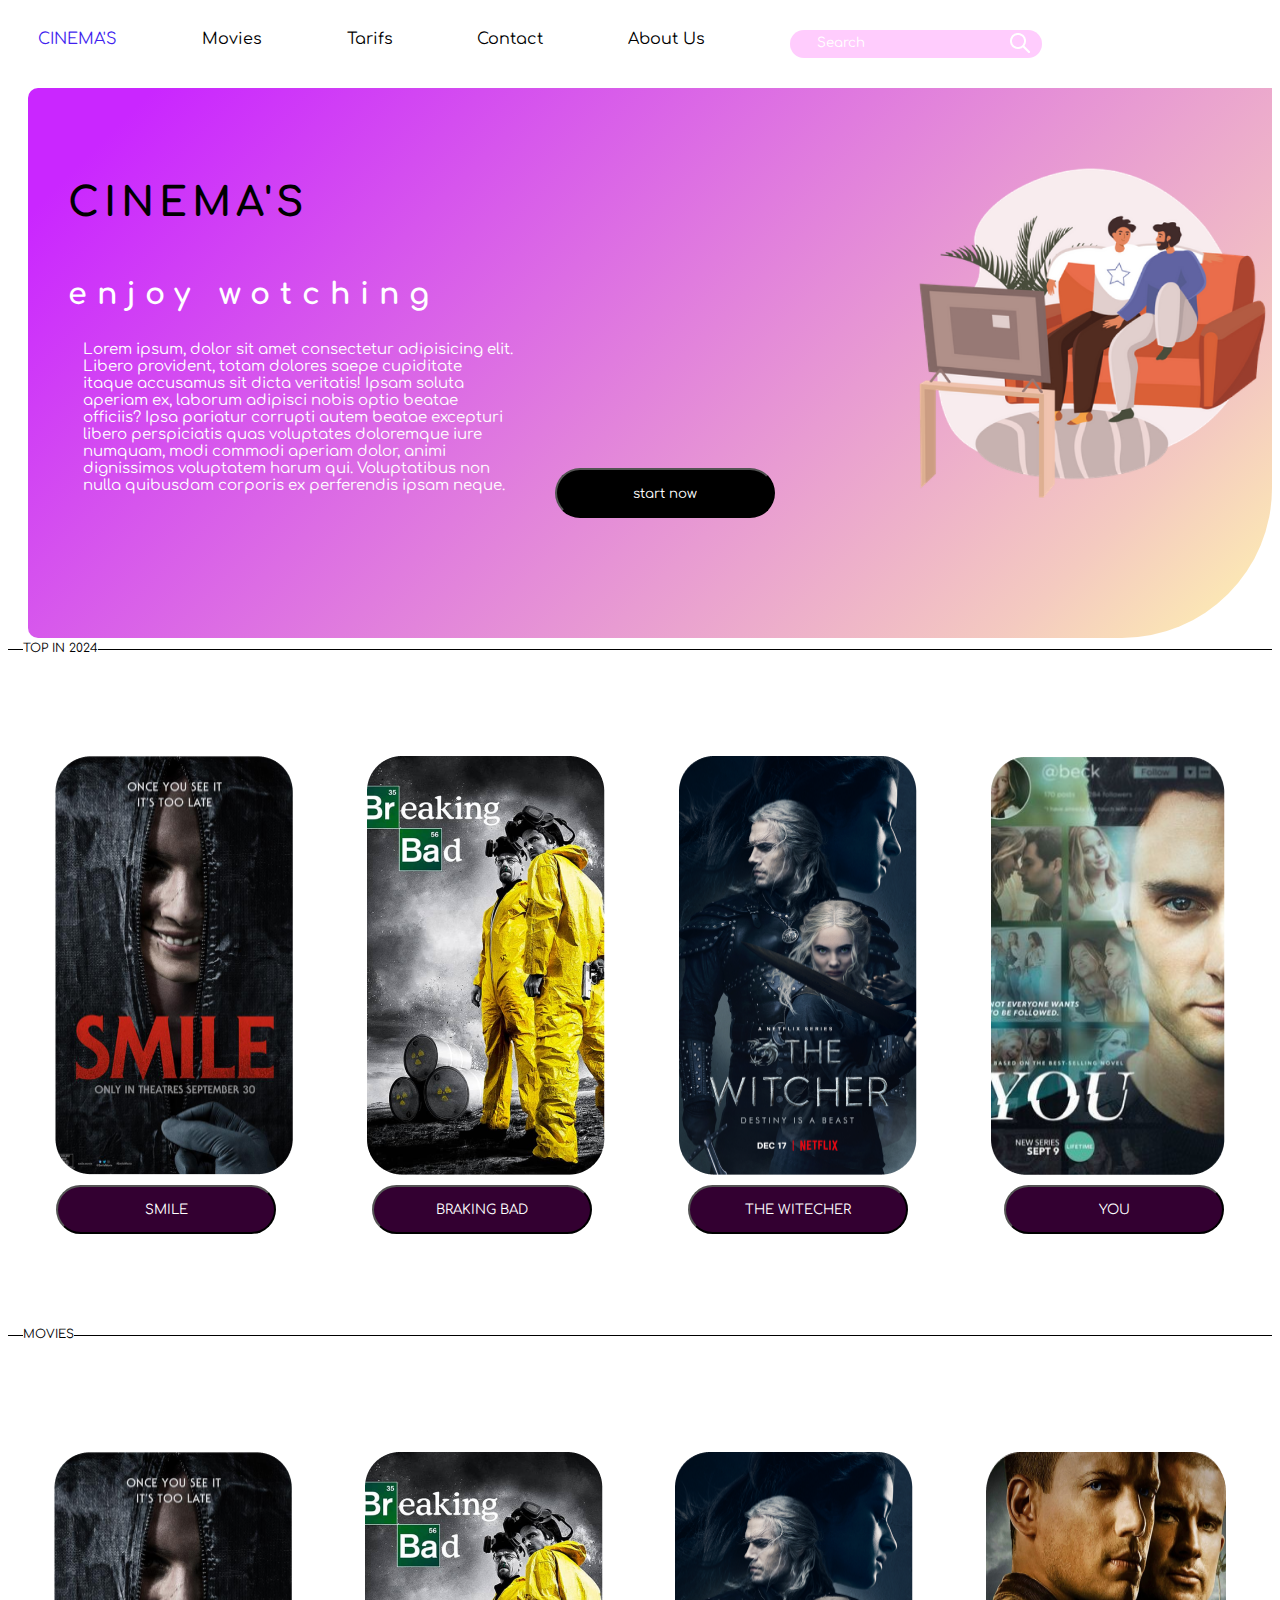
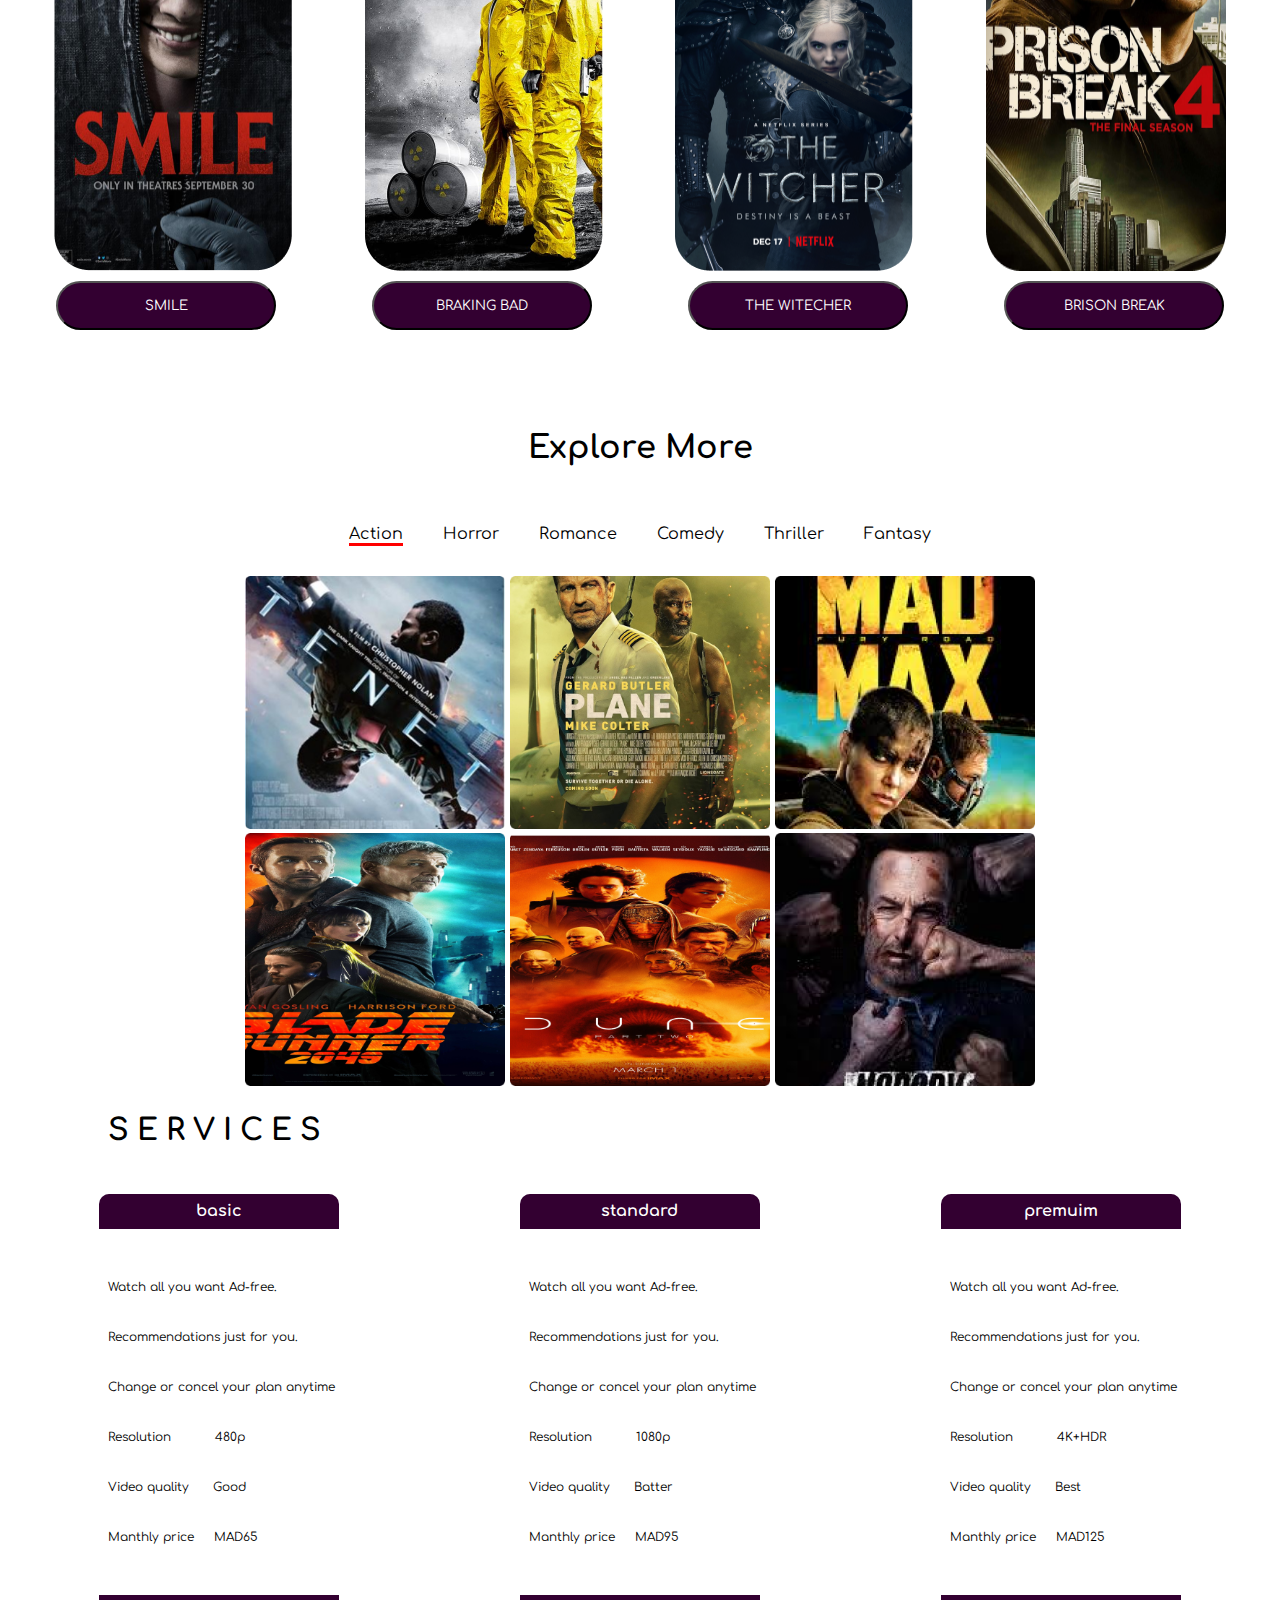
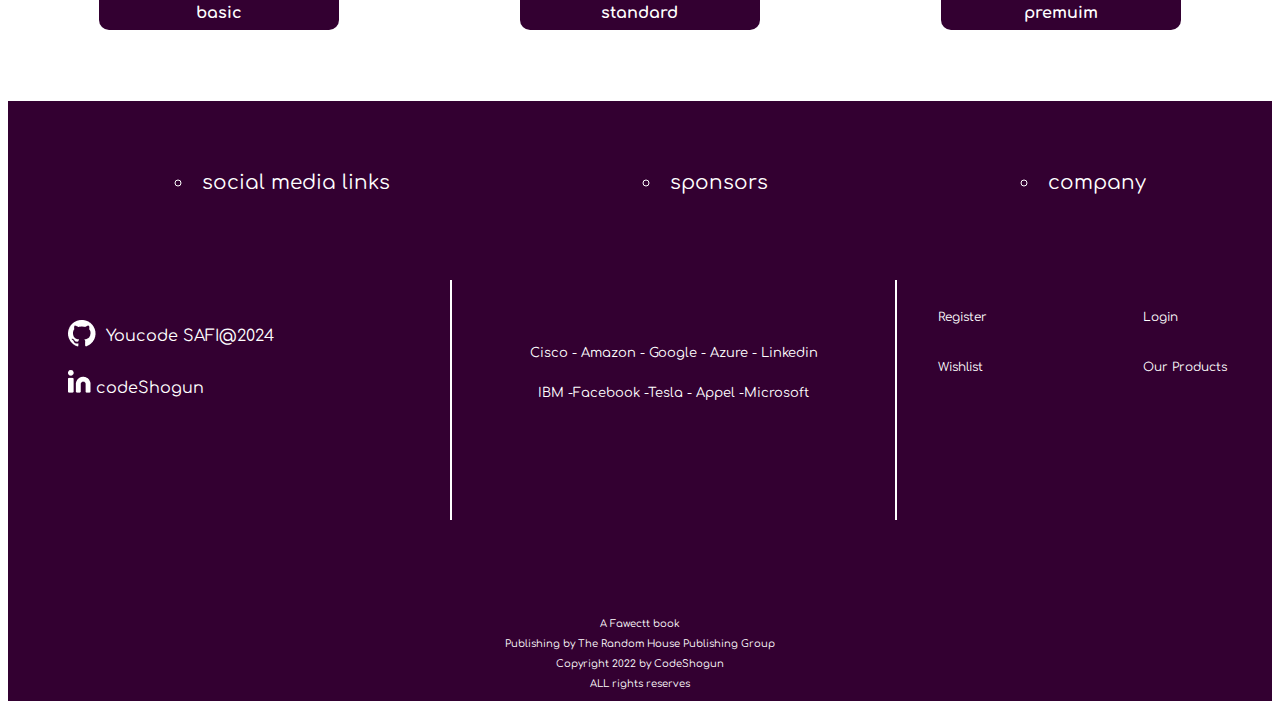
<file: index.html>
<!DOCTYPE html>
<html lang="en">
<head>
    <meta charset="UTF-8">
    <link rel="stylesheet" href="style.css">
    <title>Cinema.Com</title>
</head>
    <body>
        <header>
           <a class="active" href="index.html">CINEMA'S</a>
           <a href="movies.html">Movies</a>
           <a href="tarifs.html">Tarifs</a>
           <a href="contact.html">Contact</a>
           <a href="">About Us</a>
            <input type="text" placeholder="Search">
        </header>
        <section class="section_hom">
            <div class="content">
                <h4>CINEMA'S</h4>
                <h3>enjoy wotching</h3>
                <p>Lorem ipsum, dolor sit amet 
                    consectetur adipisicing elit. 
                    Libero 
                    provident, totam dolores saepe cupiditate 
                    itaque accusamus sit dicta veritatis! Ipsam 
                    soluta aperiam ex, laborum adipisci nobis 
                    optio beatae officiis? Ipsa pariatur corrupti 
                    autem beatae excepturi libero perspiciatis quas 
                    voluptates doloremque iure numquam, modi 
                    commodi aperiam dolor, animi dignissimos 
                    voluptatem harum qui. Voluptatibus non nulla 
                    quibusdam 
                    corporis ex perferendis ipsam neque.</p>
                    
            </div>
            <div class="button">
                <button>start now</button>
            </div>
            <div class="img">
                <img src="img/watching-movie.png" alt="">
            </div>
        </section>
        <div class="line">
            <span>TOP IN 2024</span>
        </div>
        <div class="movies">
            <img src="img/34166_768_1024_1.png" alt="">
            <img src="img/Breaking_Bad.png" alt="">
            <img src="img/MV5BN2FiOWU4YzYtMzZiOS00MzcyLTlkOGEtOTgwZmEwMzAxMzA3XkEyXkFqcGdeQXVyMTkxNjUyNQ@@_1.png" alt="">
            <img src="img/you_1.png" alt="">
        </div>
        <div class="MOV">
            <button>SMILE</button>
            <button>BRAKING BAD</button>
            <button>THE WITECHER</button>
            <button>YOU</button>
        </div>
        <div class="lineMOV">
            <span>MOVIES</span>
        </div>
    
    <div class="movies2">
        <img src="img/34166_768_1024_1.png" alt="">
        <img src="img/Breaking_Bad.png" alt="">
        <img src="img/MV5BN2FiOWU4YzYtMzZiOS00MzcyLTlkOGEtOTgwZmEwMzAxMzA3XkEyXkFqcGdeQXVyMTkxNjUyNQ@@_1.png" alt="">
        <img src="img/prison.png" alt="">
    </div>
    <div class="MOV">
        <button>SMILE</button>
        <button>BRAKING BAD</button>
        <button>THE WITECHER</button>
        <button>BRISON BREAK </button>
    </div>
    <h1>Explore More</h1>
    <div class="explore"> 
           <a class="action" href="">Action</a>
           <a href="">Horror</a>
           <a href="">Romance</a>
           <a href="">Comedy</a>
           <a href="">Thriller</a>
           <a href="">Fantasy</a>
    </div>
    <div class="movies3">
        <img src="img/Rectangle_26.png" alt="">
        <img src="img/Rectangle_21.png" alt="">
        <img src="img/Rectangle_22.png" alt="">
    </div>
    <div class="movies4">
        <img src="img/Rectangle_25.png" alt="">
        <img src="img/Rectangle_23.png" alt="">
        <img src="img/Rectangle_24.png" alt="">
    </div>
    <h2>SERVICES</h2>
    <div class="service3">
        <div class="services">
            <h4>basic</h4>
            <h4>standard</h4>
            <h4>premuim</h4>
        </div>
        <div class="servise1">
            <div class="servise2">
                <pre>Watch all you want Ad-free.<br>Recommendations just for you.<br>Change or concel your plan anytime<br>Resolution           480p<br>Video quality      Good<br>Manthly price     MAD65</pre>
         </div>
         <div class="servise2">
             <pre>Watch all you want Ad-free.<br>Recommendations just for you.<br>Change or concel your plan anytime<br>Resolution           1080p<br>Video quality      Batter<br>Manthly price     MAD95</pre>
         </div>
         <div class="servise2">
             <pre>Watch all you want Ad-free.<br>Recommendations just for you.<br>Change or concel your plan anytime<br>Resolution           4K+HDR<br>Video quality      Best<br>Manthly price     MAD125</pre>
         </div>
        </div>
    </div>
    <div class="servicesbotton">
        <h4>basic</h4>
        <h4>standard</h4>
        <h4>premuim</h4>
    </div>
    <footer>
        <div class="footer">
            <ol>
                <li>
                        social media links
                </li>
                <li>
                       sponsors
                </li>
                <li>
                      company
                </li>
            </ol>
            <div class="border">
                <div class="border1">
                    <div style="display: flex; align-items: center; gap: 10px;">
                        <img style="margin-bottom: 5px;" src="img/Vectorgithup.png" alt="">
                        <span style="flex: 1;">Youcode SAFI@2024</span>
                    </div>
                    <br>
                    <img  src="img/GroupIN.png" alt="">
                    <span>codeShogun</span>
                </div>
                <div class="border2">
                    <p>Cisco - Amazon - Google - Azure - Linkedin
                        <br>IBM -Facebook -Tesla - Appel -Microsoft
                    </p>
                </div>
                <div class="border3">
                    <pre>
         Register                                       Login 
         Wishlist                                        Our Products
                    </pre>
                </div>

            </div>
        </div>
        <p id="final">A Fawectt book <br>Publishing by The Random House Publishing Group <br>
            Copyright 2022 by CodeShogun <br>
        ALL rights reserves</p>
        
          
    </footer>
    </body>
</html>
</file>
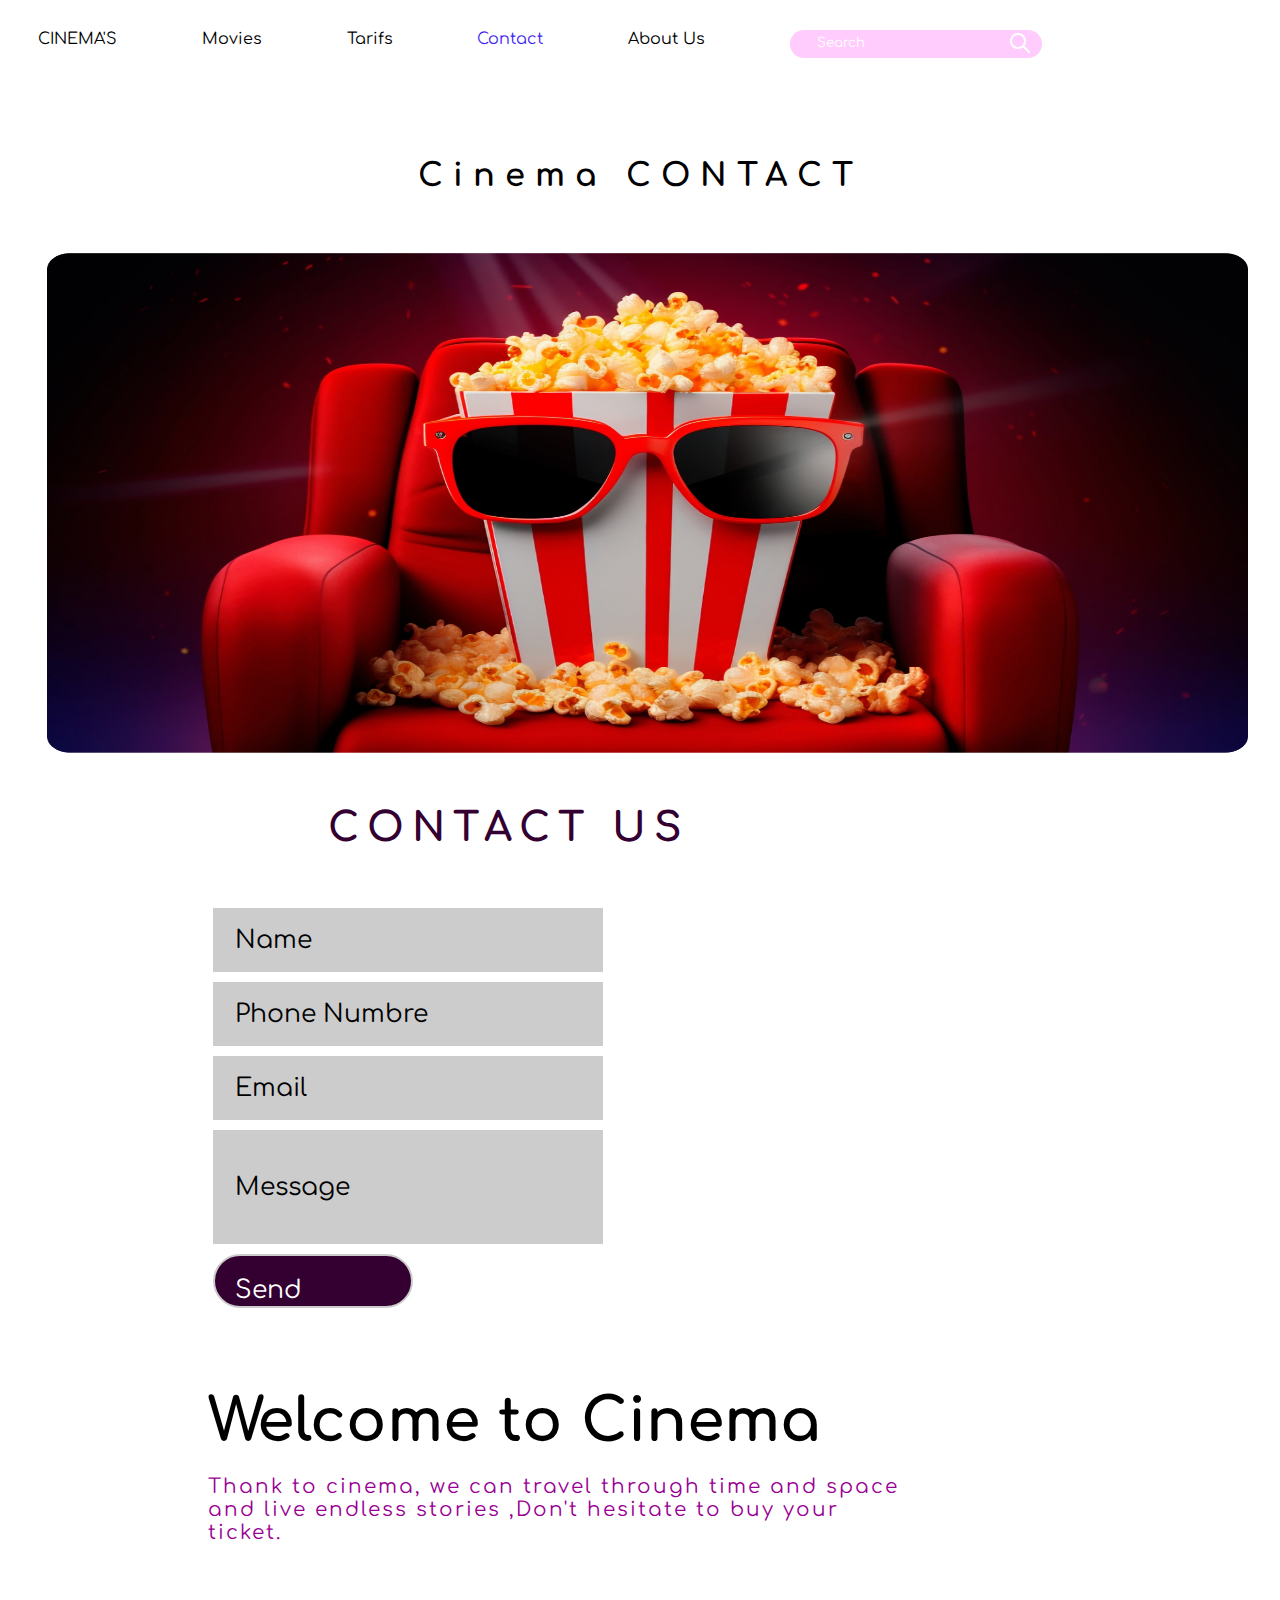
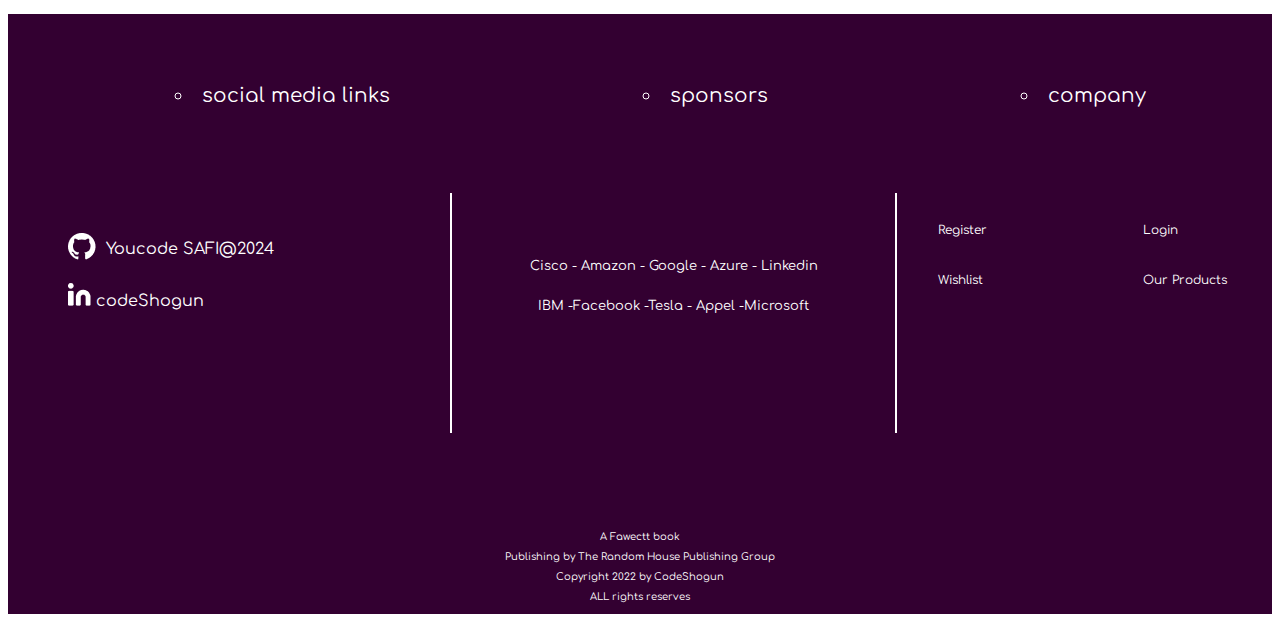
<file: contact.html>
<!DOCTYPE html>
<html lang="en">
<head>
    <meta charset="UTF-8">
    <link rel="stylesheet" href="style.css">
    <title>Cinema.Com</title>
</head>
<body>
    <header>
        <a href="index.html">CINEMA'S</a>
        <a href="movies.html">Movies</a>
        <a href="tarifs.html">Tarifs</a>
        <a class="active" href="contact.html">Contact</a>
        <a href="">About Us</a>
         <input type="text" placeholder="Search">
     </header>
     <section>
        <h1 class="h1moves">
            Cinema CONTACT
         </h1>
         <div class="background_movi">
            <img id="back" src="img/CONTACTIMGBACK.png" alt="">
         </div>
         <div class="contact">
            <h2>CONTACT US</h2>
            <input type="text" placeholder="Name" required>
            <input type="tel" placeholder="Phone Numbre" required>
            <input type="email" placeholder="Email" required>
            <input class="message" type="text" placeholder="Message" required>
            <input class="submit" type="submit" value="Send">
         </div>
         <div class="contact2">
            <b>Welcome to Cinema</b>
            <p>Thank to cinema, we can travel through
                time and space and live endless stories
                ,Don't hesitate to buy your ticket.
            </p>
         </div>
     </section>
     
    <footer>
        <div class="footer">
            <ol>
                <li>
                        social media links
                </li>
                <li>
                       sponsors
                </li>
                <li>
                      company
                </li>
            </ol>
            <div class="border">
                <div class="border1">
                    <div style="display: flex; align-items: center; gap: 10px;">
                        <img style="margin-bottom: 5px;" src="img/Vectorgithup.png" alt="">
                        <span style="flex: 1;">Youcode SAFI@2024</span>
                    </div>
                    <br>
                    <img  src="img/GroupIN.png" alt="">
                    <span>codeShogun</span>
                </div>
                <div class="border2">
                    <p>Cisco - Amazon - Google - Azure - Linkedin
                        <br>IBM -Facebook -Tesla - Appel -Microsoft
                    </p>
                </div>
                <div class="border3">
                    <pre>
         Register                                       Login 
         Wishlist                                        Our Products
                    </pre>
                </div>

            </div>
        </div>
        <p id="final">A Fawectt book <br>Publishing by The Random House Publishing Group <br>
            Copyright 2022 by CodeShogun <br>
        ALL rights reserves</p>
       
          
    </footer>
     
</body>
</html>
</file>
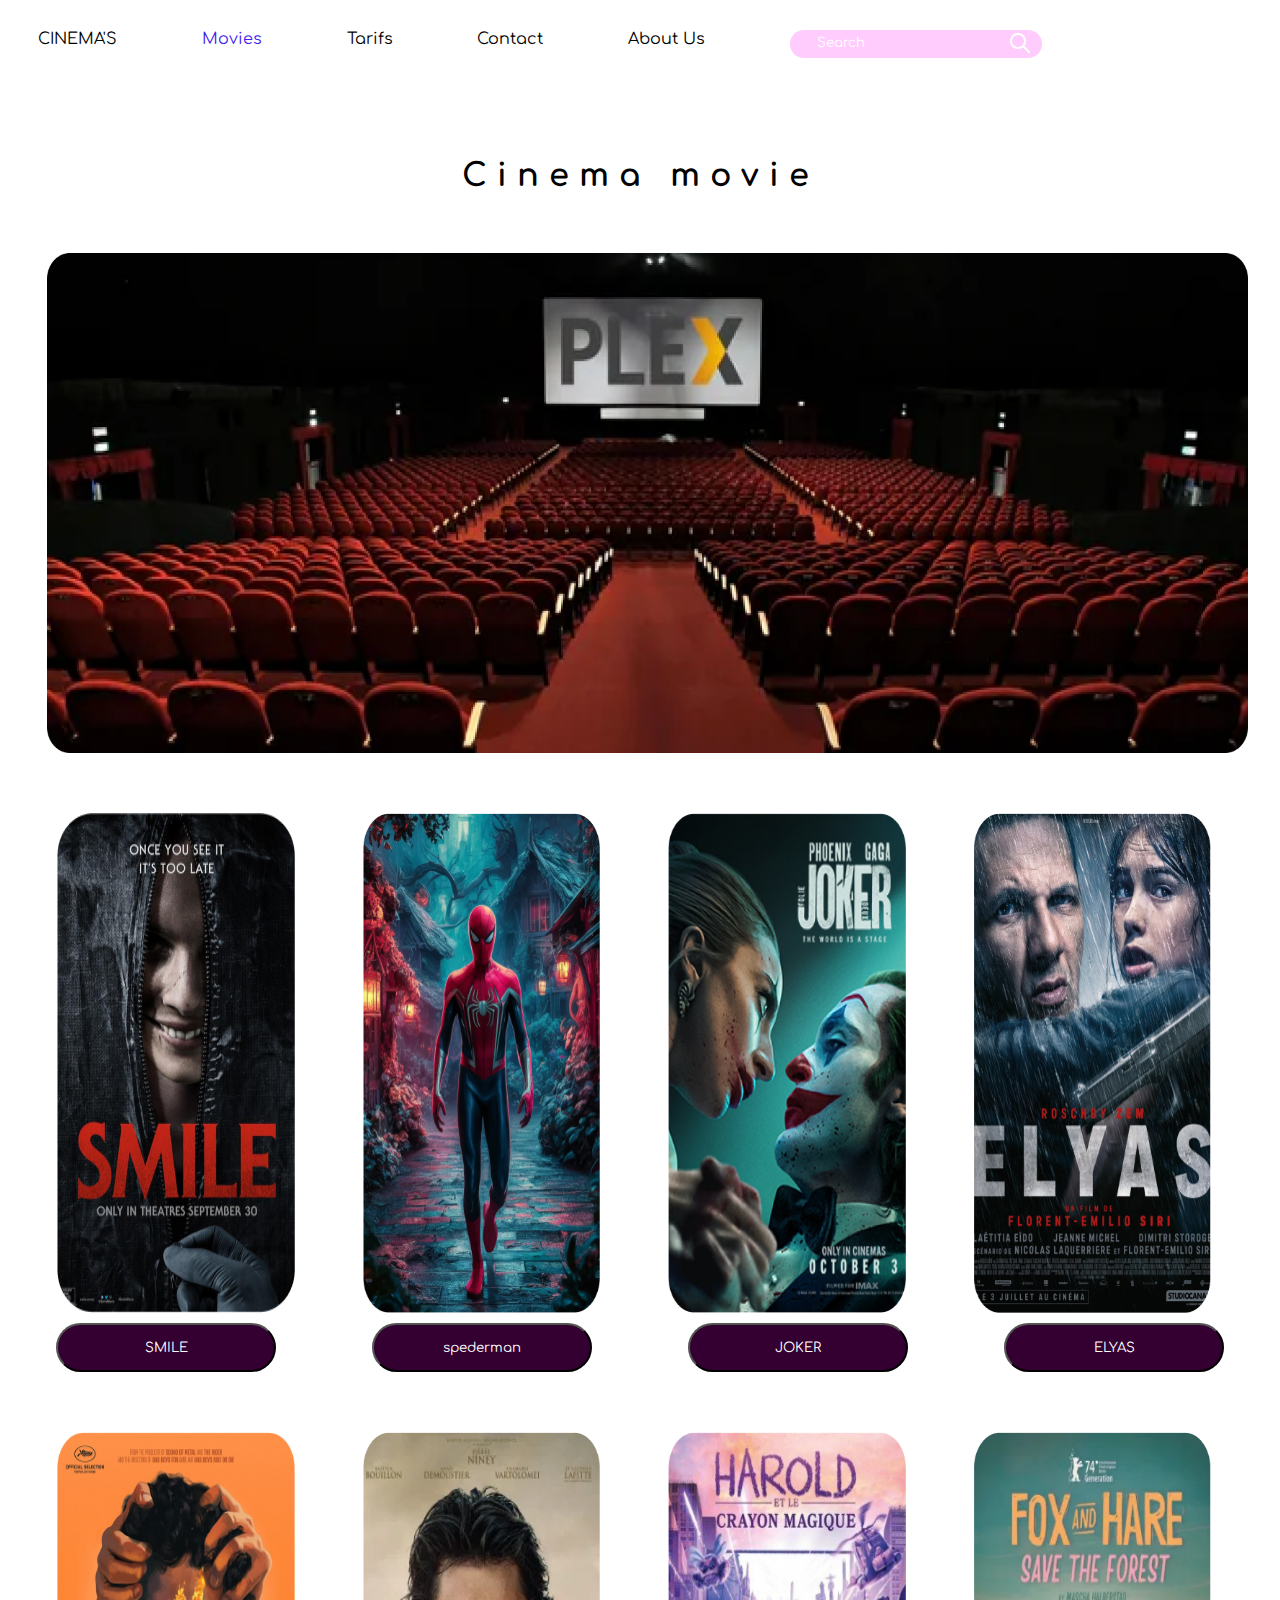
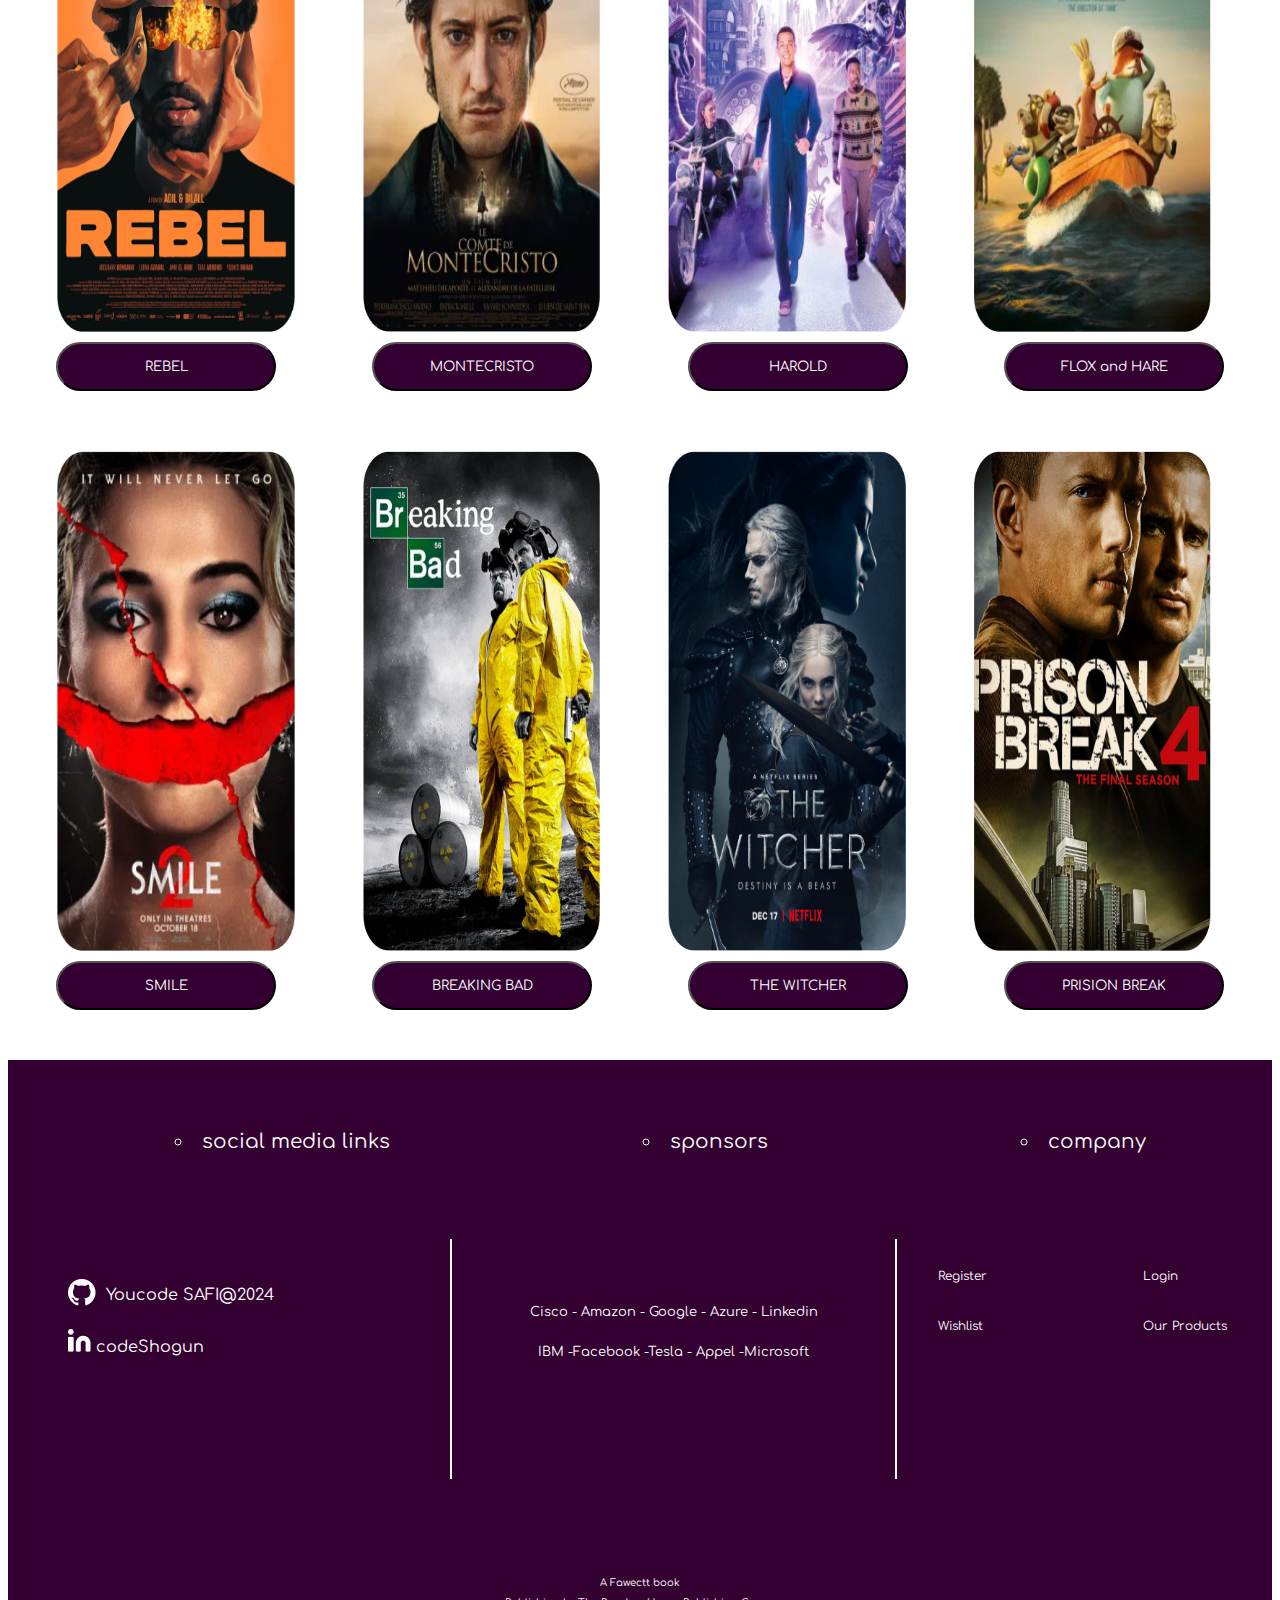
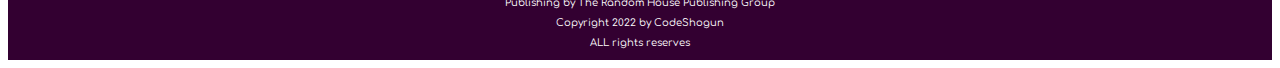
<file: movies.html>
<!DOCTYPE html>
<html lang="en">
<head>
    <meta charset="UTF-8">
    <link rel="stylesheet" href="style.css">
    <title>Cinema.Com</title>
</head>
<body>
    <header>
        <a href="index.html">CINEMA'S</a>
        <a class="active" href="movies.html">Movies</a>
        <a href="tarifs.html">Tarifs</a>
        <a href="contact.html">Contact</a>
        <a href="">About Us</a>
         <input type="text" placeholder="Search">
     </header>
     <section>
        <h1 class="h1moves">
            Cinema movie
         </h1>
         <div class="peremov">
            
         </div>
         <div class="background_movi">
            <img id="back" src="img/Group_5.png" alt="">
            <div class="moviesMOV">
                <img src="img/34166_768_1024_1.png" alt="">
                <img src="img/spederman.png" alt="">
                <img src="img/img3movi.png" alt="">
                <img src="img/imag4movi.png" alt="">
            </div>
            <div class="MOV2">
                <button>SMILE</button>
                <button>spederman </button>
                <button>JOKER</button>
                <button>ELYAS</button>
            </div>
            <div class="moviesMOV">
                <img src="img/img1line2.png" alt="">
                <img src="img/img2line2.png" alt="">
                <img src="img/img3lin2.png" alt="">
                <img src="img/img4line2.png" alt="">
            </div>
            <div class="MOV2">
                <button>REBEL</button>
                <button>MONTECRISTO </button>
                <button>HAROLD</button>
                <button>FLOX and HARE</button>
            </div>
            <div class="moviesMOV">
                <img src="img/img1line3.png" alt="">
                <img src="img/img2line3.png" alt="">
                <img src="img/img3line3.png" alt="">
                <img src="img/img4line3.png" alt="">
            </div>
            <div class="MOV2">
                <button>SMILE</button>
                <button>BREAKING BAD </button>
                <button>THE WITCHER</button>
                <button>PRISION BREAK</button>
            </div>
         </div>
        
     </section>
     <footer>
        <div class="footer">
            <ol>
                <li>
                        social media links
                </li>
                <li>
                       sponsors
                </li>
                <li>
                      company
                </li>
            </ol>
            <div class="border">
                <div class="border1">
                    <div style="display: flex; align-items: center; gap: 10px;">
                        <img style="margin-bottom: 5px;" src="img/Vectorgithup.png" alt="">
                        <span style="flex: 1;">Youcode SAFI@2024</span>
                    </div>
                    <br>
                    <img  src="img/GroupIN.png" alt="">
                    <span>codeShogun</span>
                </div>
                <div class="border2">
                    <p>Cisco - Amazon - Google - Azure - Linkedin
                        <br>IBM -Facebook -Tesla - Appel -Microsoft
                    </p>
                </div>
                <div class="border3">
                    <pre>
         Register                                       Login 
         Wishlist                                        Our Products
                    </pre>
                </div>
            </div>
        </div>
        <p id="final">A Fawectt book <br>Publishing by The Random House Publishing Group <br>
            Copyright 2022 by CodeShogun <br>
        ALL rights reserves</p>

          
    </footer>
</body>
</html>
</file>
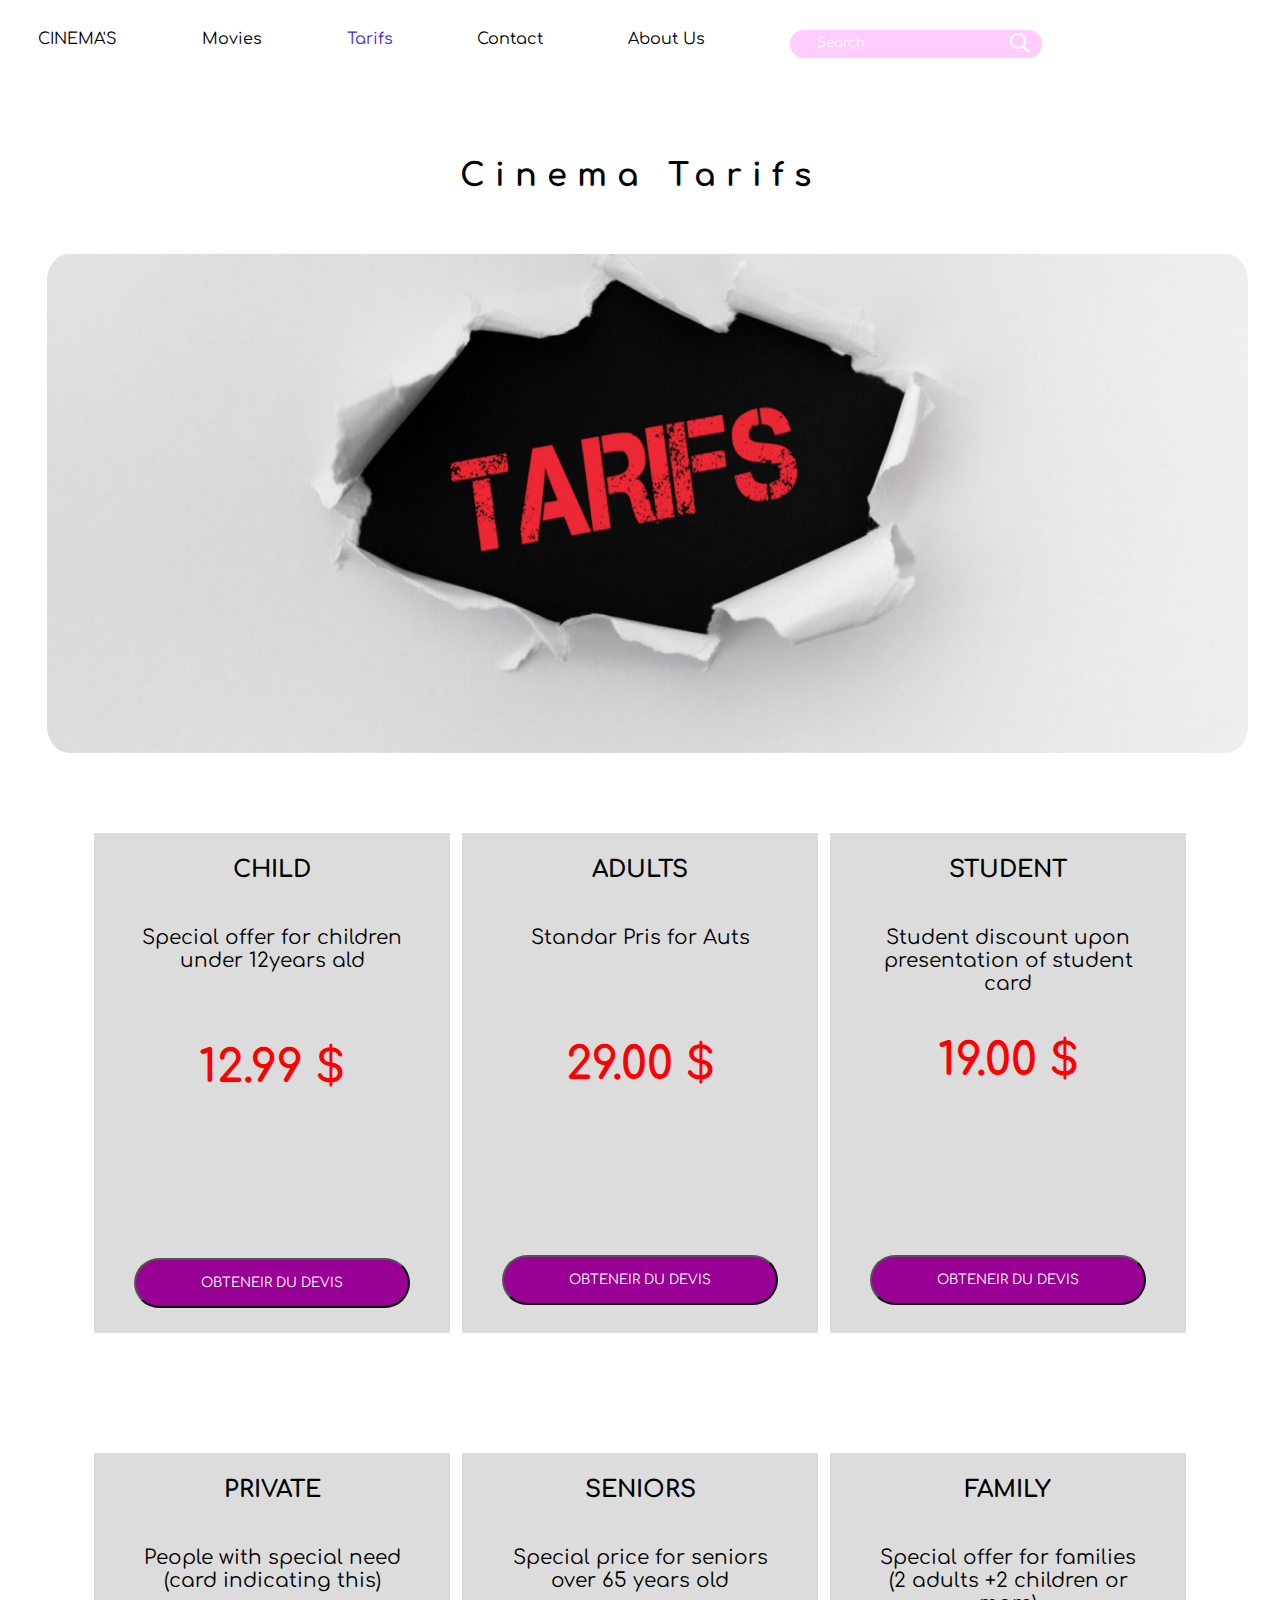
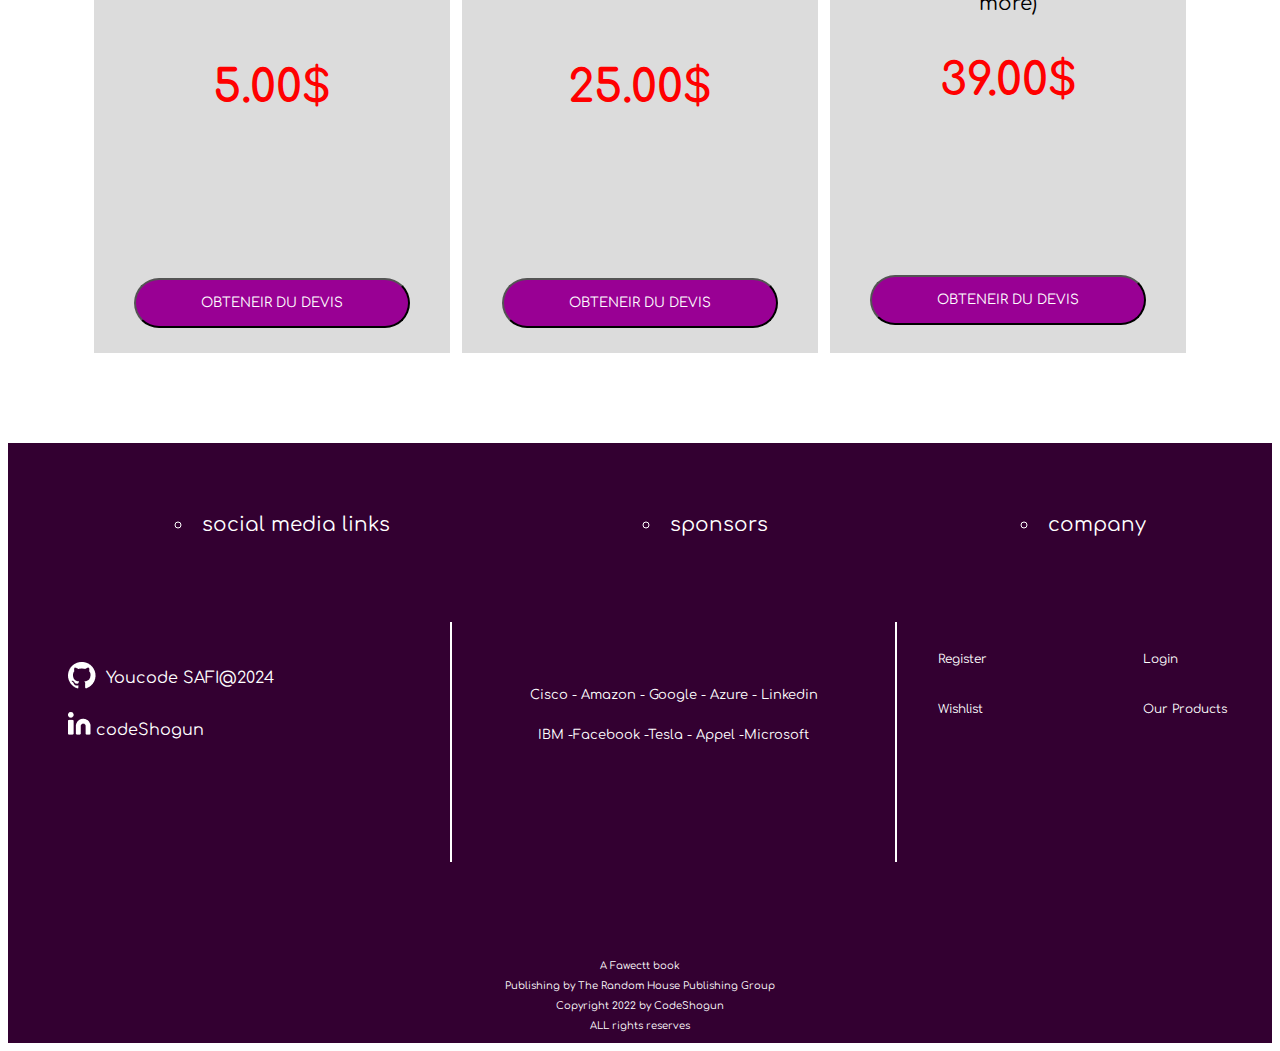
<file: tarifs.html>
<!DOCTYPE html>
<html lang="en">
<head>
    <meta charset="UTF-8">
    <link rel="stylesheet" href="style.css">
    <title>Cinema.Com</title>
</head>
<body>
    <header>
        <a href="index.html">CINEMA'S</a>
        <a href="movies.html">Movies</a>
        <a class="active" href="tarifs.html">Tarifs</a>
        <a href="contact.html">Contact</a>
        <a href="">About Us</a>
         <input type="text" placeholder="Search">
     </header>
     <section>
        <h1 class="h1moves">
            Cinema Tarifs
         </h1>
         <div class="background_movi">
            <img id="back" src="img/imgbacktarves.png" alt="">
         </div>
         <div class="terifs">
            <div class="child">
                    <h3>
                        CHILD
                    </h3>
                    <p>Special offer for children under 12years ald</p>
                    <h3 class="prx">12.99 $</h3>
                    <button class="bottom">OBTENEIR DU DEVIS</button>

            </div>
            <div class="adults">
                <h3>
                    ADULTS
                </h3>
                <p>Standar Pris for Auts</p>
                <h3 class="prx1">29.00 $</h3>
                <button class="bottom1">OBTENEIR DU DEVIS</button>
            </div>
            <div class="student">
                <h3>
                    STUDENT
                </h3>
                <p>Student discount upon presentation of student card</p>
                <h3 class="prx2">19.00 $</h3>
                <button class="bottom2">OBTENEIR DU DEVIS</button>
            </div>
         </div>
         <div class="terifs1">
            <div class="child">
                    <h3>
                        PRIVATE
                    </h3>
                    <p>People with special need (card indicating this)</p>
                    <h3 class="prx">5.00$</h3>
                    <button class="bottom">OBTENEIR DU DEVIS</button>

            </div>
            <div class="adults">
                <h3>
                    SENIORS
                </h3>
                <p>Special price for seniors over 65 years old </p>
                <h3 class="prx11">25.00$</h3>
                <button class="bottom1">OBTENEIR DU DEVIS</button>
            </div>
            <div class="student">
                <h3>
                    FAMILY
                </h3>
                <p>Special offer for families (2 adults +2 children or more)</p>
                <h3 class="prx2">39.00$</h3>
                <button class="bottom2">OBTENEIR DU DEVIS</button>
            </div>
         </div>
     </section>
     <footer>
        <div class="footer">
            <ol>
                <li>
                        social media links
                </li>
                <li>
                       sponsors
                </li>
                <li>
                      company
                </li>
            </ol>
            <div class="border">
                <div class="border1">
                    <div style="display: flex; align-items: center; gap: 10px;">
                        <img style="margin-bottom: 5px;" src="img/Vectorgithup.png" alt="">
                        <span style="flex: 1;">Youcode SAFI@2024</span>
                    </div>
                    <br>
                    <img  src="img/GroupIN.png" alt="">
                    <span>codeShogun</span>
                </div>
                <div class="border2">
                    <p>Cisco - Amazon - Google - Azure - Linkedin
                        <br>IBM -Facebook -Tesla - Appel -Microsoft
                    </p>
                </div>
                <div class="border3">
                    <pre>
         Register                                       Login 
         Wishlist                                        Our Products
                    </pre>
                </div>

            </div>
        </div>
        <p id="final">A Fawectt book <br>Publishing by The Random House Publishing Group <br>
            Copyright 2022 by CodeShogun <br>
        ALL rights reserves</p>
        
          
    </footer>
    </body>
</html>
</file>
<file: style.css>
@import url('https://fonts.googleapis.com/css2?family=Comfortaa:wght@300..700&display=swap');
*{
    font-family:'Comfortaa';
}
.section_hom{
   
   height: 550px;
   background-image: linear-gradient(135deg,
    #ca26ff 7%, #f4cac0 85%, #fff3b0 100%
   );
   border-radius:10px 0px 150px 10px;
 
   display: flex;
   margin-left: 20px;
    
}
input::placeholder{
    color: #FFFFFF;
}
.content{
    padding: 40px;
    width:90%;
}
.content p{
  
    color: #FFFFFF;
    font-size:15px;
    padding-left: 15px;
}
.content h3{
    color:#FFFFFF;
   letter-spacing: 10px;
   font-size: 30px;
}
.content h4{
    letter-spacing: 5px;
    font-size: 40px;
}
.img{
    width: 100%;
    height:350px;
    display: flex;
   justify-content: right;
   padding-top: 70px;
}
.button{ 
    height:50px; 
    display: flex;
    padding-top:380px;
}
button{
    width: 220px;
    background: #000000;
    color:#FFFFFF;
    border-radius:100px 100px 100px 100px;
}
header{
    margin:30px;
    display: flex;
    justify-content: space-between;
    padding-right: 200px;

}
header input {
    display: flex;
    border-radius: 25px;
    border:#FFCCFD;
    background: #FFCCFD;
    padding: 5px 25px 8px 27px;
    justify-content: flex-end;
    align-items: flex-end;
    background-image: url('img/Vector.png');
    background-position: 220px 3px;
    background-repeat: no-repeat;
    width: 200px;
}
a{
    text-decoration: none;
    color:#000000;
}
.line{
  position: relative;
}
.line::before {
    position: absolute;
    content:"";
    width: 100%;
    height: 1px;
    background-color: #000000;
    bottom:6px;
    z-index: -1;
}
.line span{
 font-size: 12px;
 background-color:#FFFFFF;
 margin-left:15px;
}
.active{
    color:#421FEF;
}
.movies{
   display: flex;
  justify-content: space-around;
   margin: 10px;
   margin-top: 100px;
}
.MOV button{
    padding: 15px;
    background-color: #330031;
}
.MOV{
    display:flex;
    justify-content: space-around;
    position: relative;
}
.lineMOV{
    position: relative;
    top: 90px;
}
.lineMOV::before{
     
        position: absolute;
        content:"";
        width: 100%;
        height: 1px;
        background-color: #000000;
        bottom:6px;
        z-index: -1;
}
.lineMOV span{
    font-size: 12px;
    background-color:#FFFFFF;
    margin-left:15px;
   }
.movies2{
    display: flex;
   justify-content: space-around;
    margin: 10px;
    margin-top: 200px;
 }
h1{
    margin-top: 100px;
    margin-bottom: 60px;
    text-align: center;
}
.explore{
    display: flex;
    justify-content: center;
    gap: 40px;
    padding-bottom: 30px;
 }
.movies3{
    padding-inline: 90px;
    width: fit-content;
    margin: auto;
}
.movies3 img{
   width: 260px;
}
.movies4{
    padding-inline: 90px;
    width: fit-content;
    margin: auto;
}
.movies4 img{
   width: 260px;
}
a.action{
   border-bottom: solid 3px red;
    
}
h2{
    margin-left: 100px;
    font-size: 30px;
    letter-spacing: 8px;
}
.services{
    display: flex;
}
.services h4{
    background:#330031;
    color:#FFFFFF;
    display: inline-block;
    width: 240px;
    height: 35px;
    border-radius:10px 10px 0px 0px;
    display: flex;
   justify-content: center;
   align-items: center;
   margin-inline: auto;

}
.servise1{
    display: flex;
}
.servise2{
    width: 20%;
    display: flex;
    justify-content: center;
   align-items: center;
   margin-inline: auto;
}
pre{
    font-size: 12px;
   height: 300px;
   line-height: 50px;
   padding-left: 5px;
}
.servicesbotton {
    display: flex;
}
.servicesbotton h4{
    background:#330031;
    color:#FFFFFF;
    display: inline-block;
    width: 240px;
    height: 35px;
    border-radius:0px 0px 10px 10px;
    display: flex;
   justify-content: center;
   align-items: center;
   margin-inline: auto;
}
footer{
    margin-top:50px ;
    height: 600px;
    background: #330031;
    color:#FFFFFF;
   
}

.footer ol{
     list-style-type:circle;
     list-style-position: inside;
     display: flex;
     
}
.footer li{
     padding: 70px;
    justify-content: space-evenly;
    justify-content: center;
    align-items: center;
    margin-inline: auto;
    font-size: 20px;
}
.border{
    display: flex;
}
.border1{
    width: 35%;
    height: 200px;
    padding-top: 40px;
    border-right:solid 2px #FFFFFF;
}
.border2{
    width: 35%;
    height: 200px;
    padding-top: 40px;
    border-right:solid 2px #FFFFFF;
}
.border2 p{
    text-align: center;
    font-size: small;
    line-height: 40px;
}
.border1 p{
    padding-left: 100px;
}
#final{
    text-align: center;
    font-size: 10px;
    line-height: 20px;
}
.h1moves{
    letter-spacing: 10px;
   
}
.border img{
    margin-left: 60px;
}
.background_movi img {
  width: 95%;
  height: 500px;
  display: flex;
  padding-inline: 29px;
  margin-left: 10px;
  
}
.moviesMOV{
    width: 250px;
    display: flex;
    justify-content: space-between;
    margin: 10px;
    margin-top: 60px;
}
.MOV2 button{
    padding: 15px;
    background-color: #330031;
}
.MOV2{
    display:flex;
   justify-content: space-around;
    position: relative;
   
}
.terifs{
    display: flex;
    justify-content: space-around;
    padding:40px;
    height: 500px;
    text-align: center;
    font-size: 20px;
    padding: 80px;
}
.child{
    display: flex;
    width: 25%;
    background:gainsboro;
    flex-direction: column;
    padding-inline: 40px;

   
}
.adults{
    display: flex;
    width: 25%;
    background: gainsboro;
    flex-direction: column;
    padding-inline: 40px;
}
.student{
    display: flex;
    width: 25%;
    background: gainsboro;
    flex-direction: column;
    padding-inline: 40px;
}
.prx{
    color:red;
    font-size: 45px;
    margin-top: 50px;
}
.bottom{
    background:#990094;
    width: 100%;
    height:50px;
    display: flex;
    justify-content: center;
    align-items: center;
    margin-top: 120px;
    
}
.bottom1{
    background:#990094;
    width: 100%;
    height:50px;
    display: flex;
    justify-content: center;
    align-items: center;
    margin-top: 120px;
    
}
.bottom2{
    background:#990094;
    width: 100%;
    height:50px;
    display: flex;
    justify-content: center;
    align-items: center;
    margin-top: 124px;
}
.prx1{
    color:red;
    font-size: 45px;
    margin-top: 70px;
}
.prx2{
    color:red;
    font-size: 45px;
    margin-top: 20px;
}
.prx11{
    color:red;
    font-size: 45px;
    margin-top: 50px;
}
.terifs1{
    display: flex;
    justify-content: space-around;
    padding:40px;
    height: 500px;
    text-align: center;
    font-size: 20px;
    padding-inline: 80px;
}
.contact{
    display: flex;
    flex-direction: column;
    width: 400px;
    margin-left: 200px;
}
.contact input::placeholder{
    color:#000000
}
.contact input{
    height: 20px;
    background: #CCCCCC;
    margin: 5px;
    border:solid 2px #CCCCCC;
    padding: 20px;
    color:#990094;
    font-size: 25px;
}
.contact input.message{
    height: 70px;
}
.contact h2{
    color: #330031;
    width: 400px;
    font-size: 40px;
    padding: 20px;
}
.contact input.submit{
    background: #330031;
    color: #FFFFFF;
    border-radius:30px 30px 30px 30px;
    width: 200px;
    font-size: 25px;
    text-align: start;
    margin-bottom: 50px;
    padding-bottom: 30px;
}
.contact2{
    display: flex;
    flex-direction: column;
    width: 700px;
    height: auto;
    margin-left: 200px;
    margin-top: 30px;
}
.contact2 b{
    font-size: 60px;
}
.contact2 p{
    font-size: 20px;
    letter-spacing: 2px;
    color: #990094;
}
</file>
